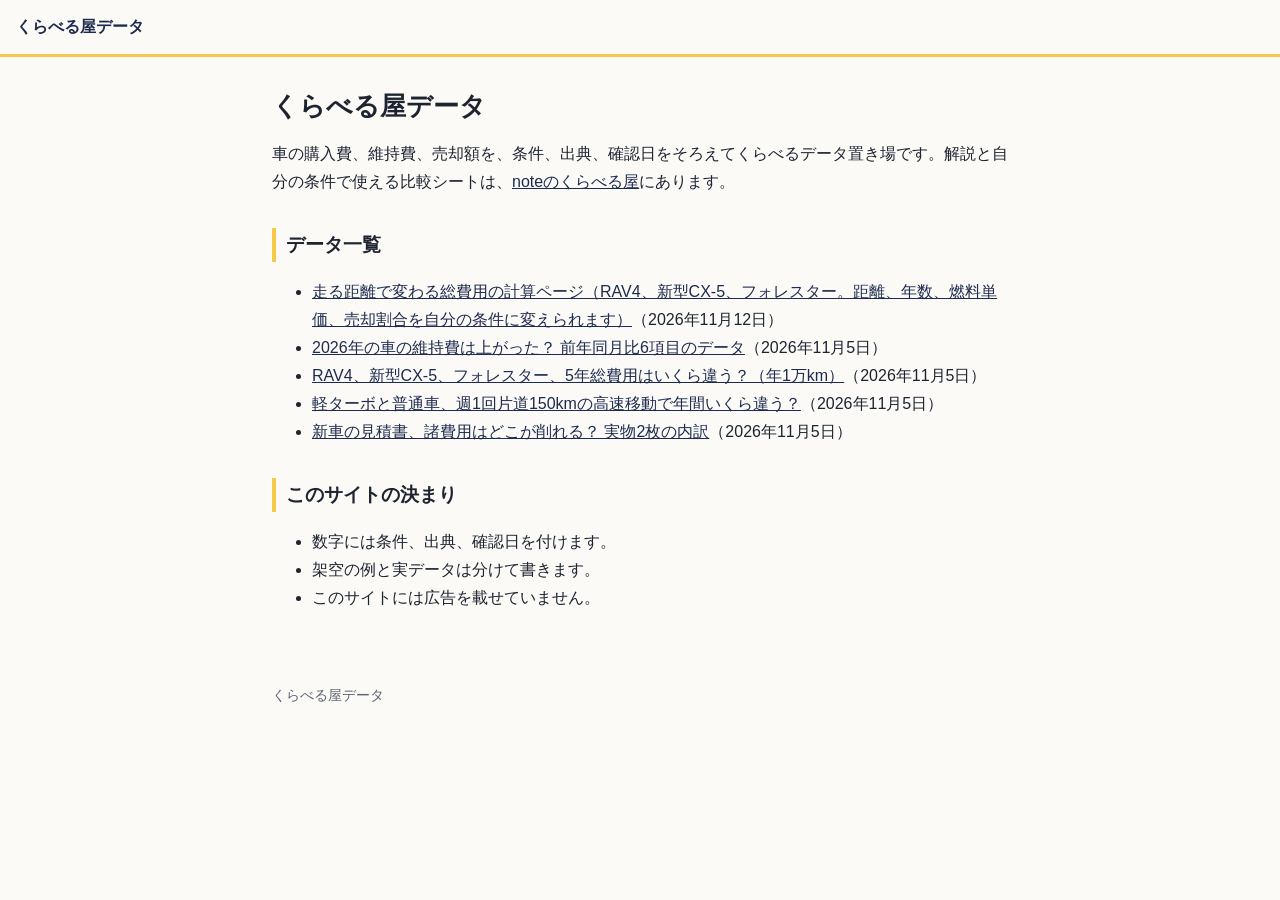
<file: index.html>
<!doctype html>
<html lang="ja"><head><meta charset="utf-8"><script async src="https://www.googletagmanager.com/gtag/js?id=G-XRHMNN09KC"></script><script>window.dataLayer=window.dataLayer||[];function gtag(){dataLayer.push(arguments);}gtag("js",new Date());gtag("config","G-XRHMNN09KC");</script><meta name="google-site-verification" content="5yon1lMADZ5RCiFw7zflJl9p7Au8b2heHBEm364FFbQ"><meta name="viewport" content="width=device-width,initial-scale=1">
<title>くらべる屋データ｜車のお金を条件をそろえてくらべる</title>
<meta name="description" content="車の購入費、維持費、売却額を、条件と出典と確認日をそろえてくらべるデータ置き場。解説はnoteのくらべる屋で。">
<link rel="stylesheet" href="style.css">
<script type="application/ld+json">{"@context":"https://schema.org","@type":"WebSite","name":"くらべる屋データ","url":"https://kuraberuya.com/","publisher":{"@type":"Organization","name":"くらべる屋","sameAs":["https://note.com/kuraberu_ya"]}}</script>
</head><body>
<header class="site"><a href="./">くらべる屋データ</a></header>
<main>
<h1>くらべる屋データ</h1>
<p>車の購入費、維持費、売却額を、条件、出典、確認日をそろえてくらべるデータ置き場です。解説と自分の条件で使える比較シートは、<a href="https://note.com/kuraberu_ya">noteのくらべる屋</a>にあります。</p>
<h2>データ一覧</h2>
<ul>
<li><a href="suv-5year-distance.html">走る距離で変わる総費用の計算ページ（RAV4、新型CX-5、フォレスター。距離、年数、燃料単価、売却割合を自分の条件に変えられます）</a>（2026年11月12日）</li>
<li><a href="car-maintenance-2026.html">2026年の車の維持費は上がった？ 前年同月比6項目のデータ</a>（2026年11月5日）</li>
<li><a href="suv-5year-rav4-cx5-forester.html">RAV4、新型CX-5、フォレスター、5年総費用はいくら違う？（年1万km）</a>（2026年11月5日）</li>
<li><a href="kei-vs-futsu-highway-weekly.html">軽ターボと普通車、週1回片道150kmの高速移動で年間いくら違う？</a>（2026年11月5日）</li>
<li><a href="new-car-quote-fees.html">新車の見積書、諸費用はどこが削れる？ 実物2枚の内訳</a>（2026年11月5日）</li>
</ul>
<h2>このサイトの決まり</h2>
<ul>
<li>数字には条件、出典、確認日を付けます。</li>
<li>架空の例と実データは分けて書きます。</li>
<li>このサイトには広告を載せていません。</li>
</ul>
</main>
<footer>くらべる屋データ</footer>
</body></html>
</file>
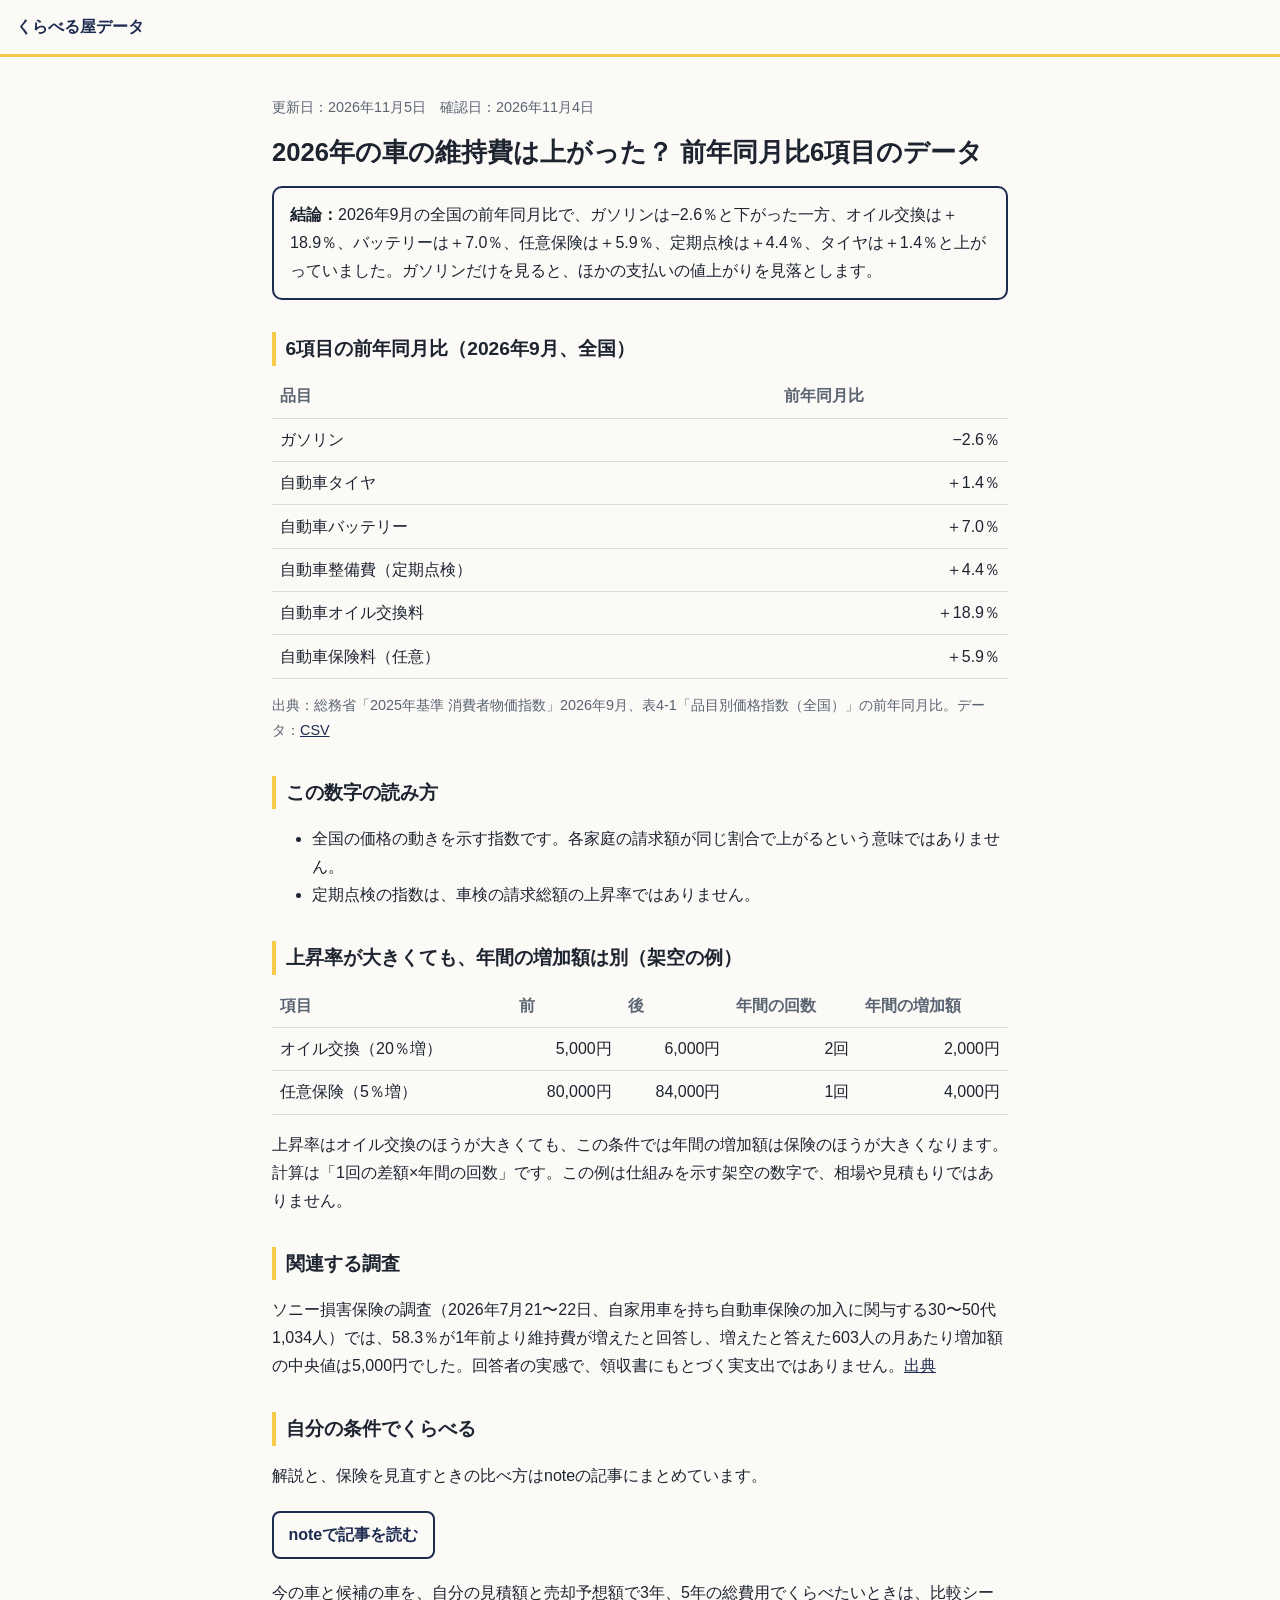
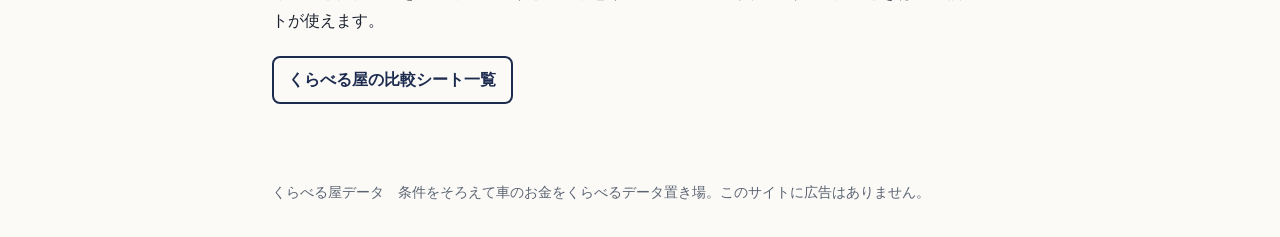
<file: car-maintenance-2026.html>
<!doctype html>
<html lang="ja"><head><meta charset="utf-8"><script async src="https://www.googletagmanager.com/gtag/js?id=G-XRHMNN09KC"></script><script>window.dataLayer=window.dataLayer||[];function gtag(){dataLayer.push(arguments);}gtag("js",new Date());gtag("config","G-XRHMNN09KC");</script><meta name="viewport" content="width=device-width,initial-scale=1">
<title>2026年の車の維持費は上がった？ 前年同月比6項目のデータ｜くらべる屋データ</title>
<meta name="description" content="総務省の消費者物価指数（2026年9月、全国）で、ガソリン、タイヤ、バッテリー、定期点検、オイル交換、任意保険の前年同月比をくらべる。ガソリンは−2.6％、オイル交換は＋18.9％。">
<link rel="stylesheet" href="style.css">
<link rel="canonical" href="https://kuraberuya.com/car-maintenance-2026.html">
<script type="application/ld+json">
{"@context":"https://schema.org","@graph":[
{"@type":"Article","headline":"2026年の車の維持費は上がった？ 前年同月比6項目のデータ","datePublished":"2026-11-05","dateModified":"2026-11-05","author":{"@type":"Organization","name":"くらべる屋"},"publisher":{"@type":"Organization","name":"くらべる屋"},"isBasedOn":"https://www.e-stat.go.jp/stat-search/files?layout=datalist&lid=000001491870&page=1","mainEntityOfPage":"https://kuraberuya.com/car-maintenance-2026.html"},
{"@type":"Dataset","name":"車の維持費に関わる6品目の前年同月比（2026年9月、全国）","description":"総務省 2025年基準 消費者物価指数、2026年9月、表4-1 品目別価格指数（全国）の前年同月比を、車の維持費に関わる6品目について抜き出したもの。","temporalCoverage":"2026-09","spatialCoverage":"日本","creator":{"@type":"Organization","name":"くらべる屋"},"license":"https://creativecommons.org/licenses/by/4.0/","distribution":{"@type":"DataDownload","encodingFormat":"text/csv","contentUrl":"https://kuraberuya.com/car-maintenance-2026-09.csv"},"isBasedOn":"https://www.e-stat.go.jp/stat-search/files?layout=datalist&lid=000001491870&page=1"}]}
</script>
</head><body>
<header class="site"><a href="./">くらべる屋データ</a></header>
<main>
<p class="meta">更新日：2026年11月5日　確認日：2026年11月4日</p>
<h1>2026年の車の維持費は上がった？ 前年同月比6項目のデータ</h1>
<div class="answer"><strong>結論：</strong>2026年9月の全国の前年同月比で、ガソリンは−2.6％と下がった一方、オイル交換は＋18.9％、バッテリーは＋7.0％、任意保険は＋5.9％、定期点検は＋4.4％、タイヤは＋1.4％と上がっていました。ガソリンだけを見ると、ほかの支払いの値上がりを見落とします。</div>

<h2>6項目の前年同月比（2026年9月、全国）</h2>
<div class="tbl"><table>
<thead><tr><th>品目</th><th>前年同月比</th></tr></thead>
<tbody>
<tr><td>ガソリン</td><td class="n">−2.6％</td></tr>
<tr><td>自動車タイヤ</td><td class="n">＋1.4％</td></tr>
<tr><td>自動車バッテリー</td><td class="n">＋7.0％</td></tr>
<tr><td>自動車整備費（定期点検）</td><td class="n">＋4.4％</td></tr>
<tr><td>自動車オイル交換料</td><td class="n">＋18.9％</td></tr>
<tr><td>自動車保険料（任意）</td><td class="n">＋5.9％</td></tr>
</tbody></table></div>
<p class="note">出典：総務省「2025年基準 消費者物価指数」2026年9月、表4-1「品目別価格指数（全国）」の前年同月比。データ：<a href="car-maintenance-2026-09.csv">CSV</a></p>

<h2>この数字の読み方</h2>
<ul>
<li>全国の価格の動きを示す指数です。各家庭の請求額が同じ割合で上がるという意味ではありません。</li>
<li>定期点検の指数は、車検の請求総額の上昇率ではありません。</li>
</ul>

<h2>上昇率が大きくても、年間の増加額は別（架空の例）</h2>
<div class="tbl"><table>
<thead><tr><th>項目</th><th>前</th><th>後</th><th>年間の回数</th><th>年間の増加額</th></tr></thead>
<tbody>
<tr><td>オイル交換（20％増）</td><td class="n">5,000円</td><td class="n">6,000円</td><td class="n">2回</td><td class="n">2,000円</td></tr>
<tr><td>任意保険（5％増）</td><td class="n">80,000円</td><td class="n">84,000円</td><td class="n">1回</td><td class="n">4,000円</td></tr>
</tbody></table></div>
<p>上昇率はオイル交換のほうが大きくても、この条件では年間の増加額は保険のほうが大きくなります。計算は「1回の差額×年間の回数」です。この例は仕組みを示す架空の数字で、相場や見積もりではありません。</p>

<h2>関連する調査</h2>
<p>ソニー損害保険の調査（2026年7月21〜22日、自家用車を持ち自動車保険の加入に関与する30〜50代1,034人）では、58.3％が1年前より維持費が増えたと回答し、増えたと答えた603人の月あたり増加額の中央値は5,000円でした。回答者の実感で、領収書にもとづく実支出ではありません。<a href="https://from.sonysonpo.co.jp/topics/pr/2026/09/20260924.html">出典</a></p>

<h2>自分の条件でくらべる</h2>
<p>解説と、保険を見直すときの比べ方はnoteの記事にまとめています。</p>
<p><a class="cta" href="https://note.com/kuraberu_ya/n/nf90e285f3479">noteで記事を読む</a></p>
<p>今の車と候補の車を、自分の見積額と売却予想額で3年、5年の総費用でくらべたいときは、比較シートが使えます。</p>
<p><a class="cta" href="https://note.com/kuraberu_ya/n/ncc43a4c5624d">くらべる屋の比較シート一覧</a></p>
</main>
<footer>くらべる屋データ　条件をそろえて車のお金をくらべるデータ置き場。このサイトに広告はありません。</footer>
</body></html>
</file>
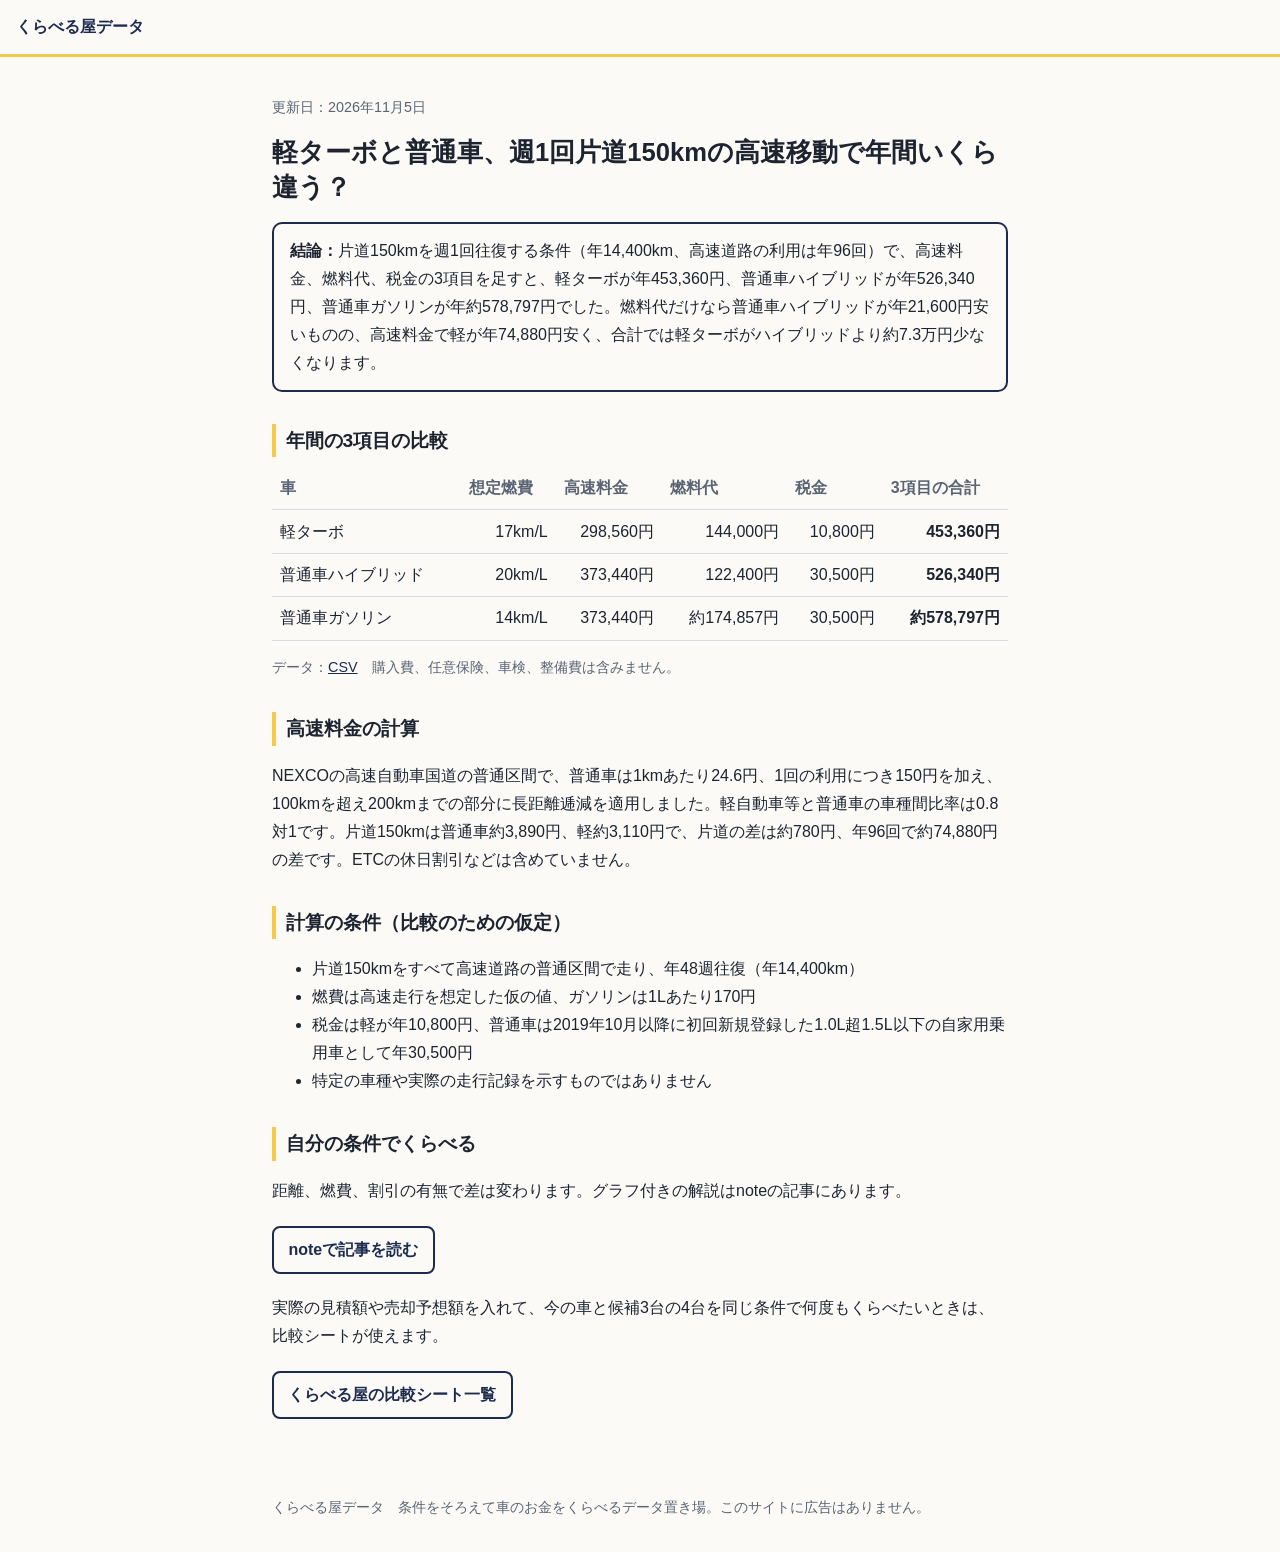
<file: kei-vs-futsu-highway-weekly.html>
<!doctype html>
<html lang="ja"><head><meta charset="utf-8"><script async src="https://www.googletagmanager.com/gtag/js?id=G-XRHMNN09KC"></script><script>window.dataLayer=window.dataLayer||[];function gtag(){dataLayer.push(arguments);}gtag("js",new Date());gtag("config","G-XRHMNN09KC");</script><meta name="viewport" content="width=device-width,initial-scale=1">
<title>軽ターボと普通車、週1回片道150kmの高速移動で年間いくら違う？｜くらべる屋データ</title>
<meta name="description" content="片道150kmを週1回往復（年14,400km、高速96回）する条件で、高速料金、燃料代、税金の3項目を足すと、軽ターボ年約45.3万円、普通車ハイブリッド約52.6万円、普通車ガソリン約57.9万円。軽ターボはハイブリッドより約7.3万円少ない。">
<link rel="stylesheet" href="style.css">
<link rel="canonical" href="https://kuraberuya.com/kei-vs-futsu-highway-weekly.html">
<script type="application/ld+json">{"@context": "https://schema.org", "@graph": [{"@type": "Article", "headline": "軽ターボと普通車、週1回片道150kmの高速移動で年間いくら違う？", "datePublished": "2026-11-05", "dateModified": "2026-11-05", "author": {"@type": "Organization", "name": "くらべる屋"}, "publisher": {"@type": "Organization", "name": "くらべる屋"}, "mainEntityOfPage": "https://kuraberuya.com/kei-vs-futsu-highway-weekly.html"}, {"@type": "Dataset", "name": "軽ターボと普通車、週1回片道150kmの高速移動で年間いくら違う？", "description": "NEXCOの普通区間の料金体系（普通車24.6円/km、利用1回150円、長距離逓減、軽は普通車の0.8倍）と、くらべる屋の比較用の仮定（年48週往復、燃費、ガソリン170円/L、税額）による年間比較。", "creator": {"@type": "Organization", "name": "くらべる屋"}, "license": "https://creativecommons.org/licenses/by/4.0/", "distribution": {"@type": "DataDownload", "encodingFormat": "text/csv", "contentUrl": "https://kuraberuya.com/kei-vs-futsu-highway-weekly.csv"}}]}</script>
</head><body>
<header class="site"><a href="./">くらべる屋データ</a></header>
<main>
<p class="meta">更新日：2026年11月5日</p>
<h1>軽ターボと普通車、週1回片道150kmの高速移動で年間いくら違う？</h1>
<div class="answer"><strong>結論：</strong>片道150kmを週1回往復する条件（年14,400km、高速道路の利用は年96回）で、高速料金、燃料代、税金の3項目を足すと、軽ターボが年453,360円、普通車ハイブリッドが年526,340円、普通車ガソリンが年約578,797円でした。燃料代だけなら普通車ハイブリッドが年21,600円安いものの、高速料金で軽が年74,880円安く、合計では軽ターボがハイブリッドより約7.3万円少なくなります。</div>
<h2>年間の3項目の比較</h2>
<div class="tbl"><table>
<thead><tr><th>車</th><th>想定燃費</th><th>高速料金</th><th>燃料代</th><th>税金</th><th>3項目の合計</th></tr></thead>
<tbody>
<tr><td>軽ターボ</td><td class="n">17km/L</td><td class="n">298,560円</td><td class="n">144,000円</td><td class="n">10,800円</td><td class="n"><strong>453,360円</strong></td></tr>
<tr><td>普通車ハイブリッド</td><td class="n">20km/L</td><td class="n">373,440円</td><td class="n">122,400円</td><td class="n">30,500円</td><td class="n"><strong>526,340円</strong></td></tr>
<tr><td>普通車ガソリン</td><td class="n">14km/L</td><td class="n">373,440円</td><td class="n">約174,857円</td><td class="n">30,500円</td><td class="n"><strong>約578,797円</strong></td></tr>
</tbody></table></div>
<p class="note">データ：<a href="kei-vs-futsu-highway-weekly.csv">CSV</a>　購入費、任意保険、車検、整備費は含みません。</p>
<h2>高速料金の計算</h2>
<p>NEXCOの高速自動車国道の普通区間で、普通車は1kmあたり24.6円、1回の利用につき150円を加え、100kmを超え200kmまでの部分に長距離逓減を適用しました。軽自動車等と普通車の車種間比率は0.8対1です。片道150kmは普通車約3,890円、軽約3,110円で、片道の差は約780円、年96回で約74,880円の差です。ETCの休日割引などは含めていません。</p>
<h2>計算の条件（比較のための仮定）</h2>
<ul>
<li>片道150kmをすべて高速道路の普通区間で走り、年48週往復（年14,400km）</li>
<li>燃費は高速走行を想定した仮の値、ガソリンは1Lあたり170円</li>
<li>税金は軽が年10,800円、普通車は2019年10月以降に初回新規登録した1.0L超1.5L以下の自家用乗用車として年30,500円</li>
<li>特定の車種や実際の走行記録を示すものではありません</li>
</ul>
<h2>自分の条件でくらべる</h2>
<p>距離、燃費、割引の有無で差は変わります。グラフ付きの解説はnoteの記事にあります。</p>
<p><a class="cta" href="https://note.com/kuraberu_ya/n/n85351ab54e43">noteで記事を読む</a></p>
<p>実際の見積額や売却予想額を入れて、今の車と候補3台の4台を同じ条件で何度もくらべたいときは、比較シートが使えます。</p>
<p><a class="cta" href="https://note.com/kuraberu_ya/n/ncc43a4c5624d">くらべる屋の比較シート一覧</a></p>
</main>
<footer>くらべる屋データ　条件をそろえて車のお金をくらべるデータ置き場。このサイトに広告はありません。</footer>
</body></html>
</file>
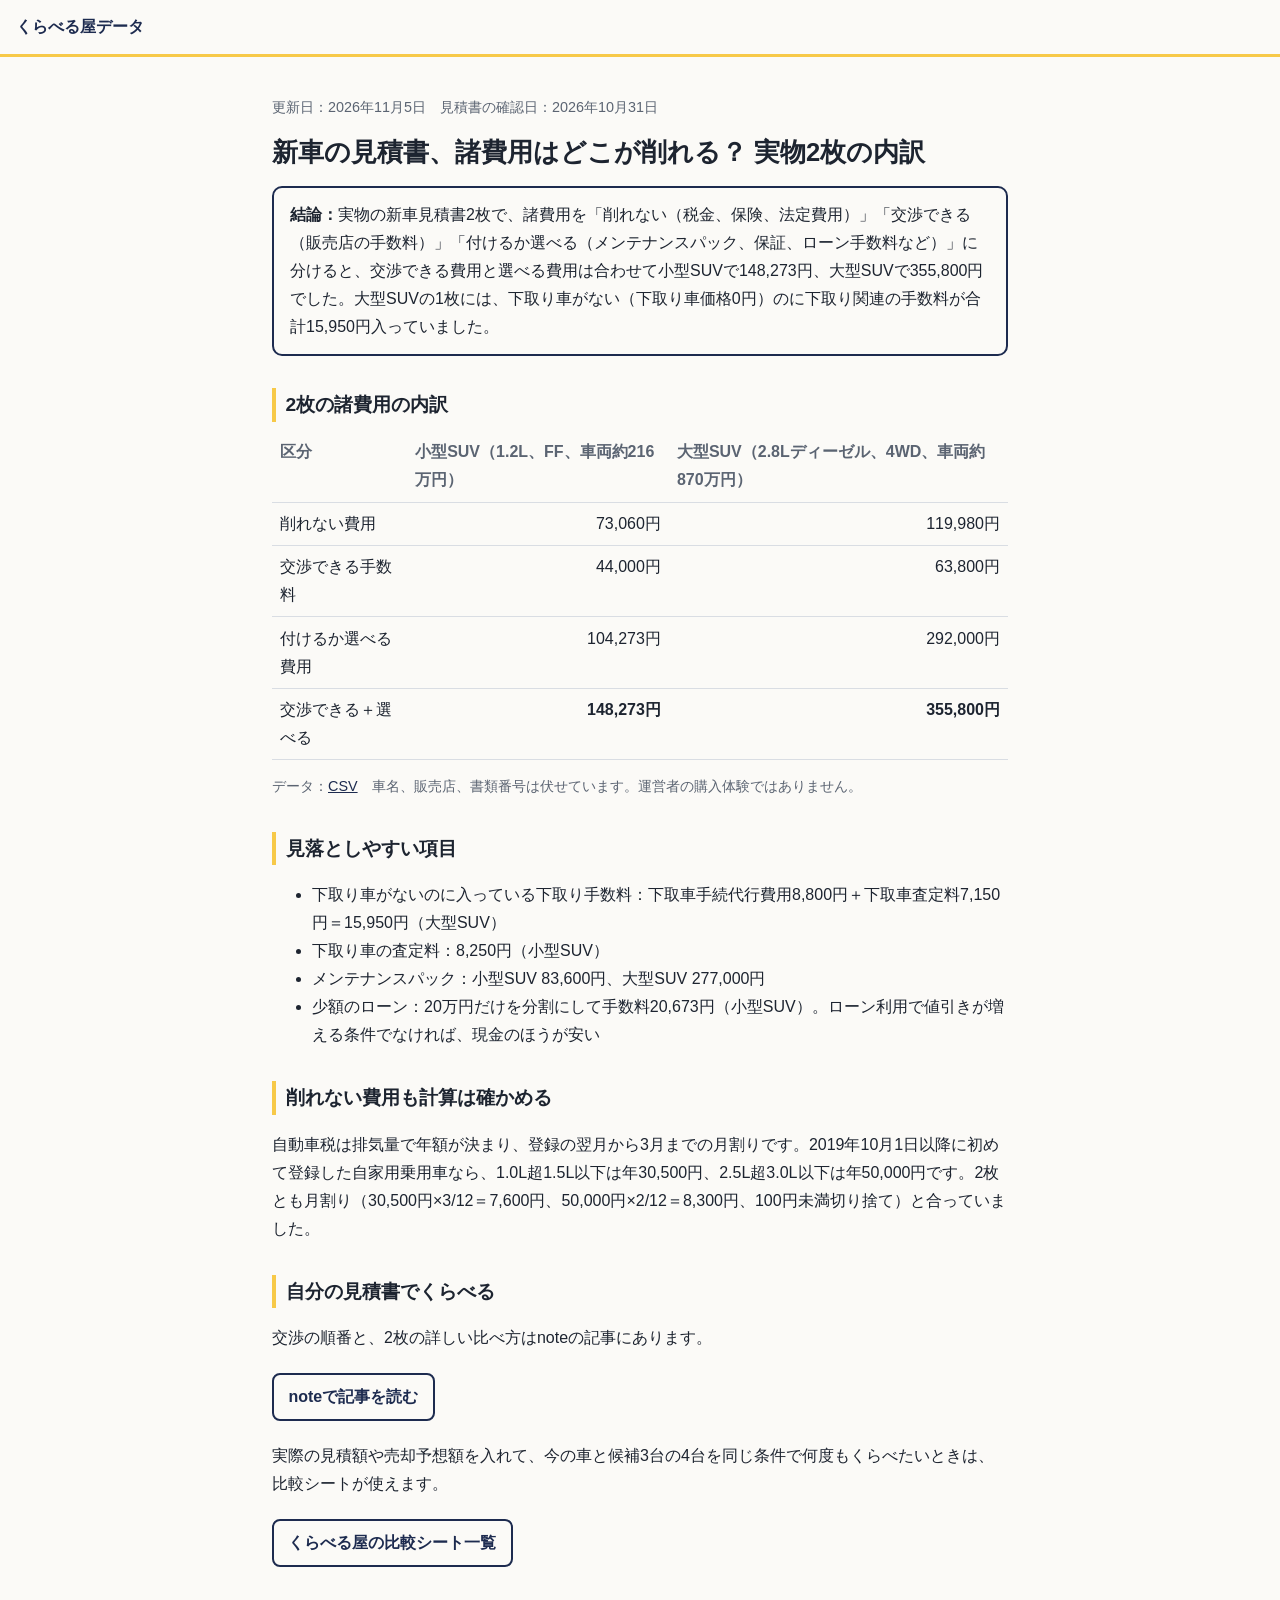
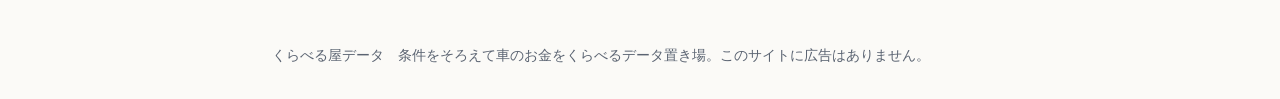
<file: new-car-quote-fees.html>
<!doctype html>
<html lang="ja"><head><meta charset="utf-8"><script async src="https://www.googletagmanager.com/gtag/js?id=G-XRHMNN09KC"></script><script>window.dataLayer=window.dataLayer||[];function gtag(){dataLayer.push(arguments);}gtag("js",new Date());gtag("config","G-XRHMNN09KC");</script><meta name="viewport" content="width=device-width,initial-scale=1">
<title>新車の見積書、諸費用はどこが削れる？ 実物2枚の内訳｜くらべる屋データ</title>
<meta name="description" content="実物の新車見積書2枚（小型SUVと大型SUV）の諸費用を、削れない費用、交渉できる手数料、付けるか選べる費用に分けると、交渉できる費用と選べる費用は合わせて約15万〜36万円。下取り車がないのに下取り手数料15,950円が入っていた例も。">
<link rel="stylesheet" href="style.css">
<link rel="canonical" href="https://kuraberuya.com/new-car-quote-fees.html">
<script type="application/ld+json">{"@context": "https://schema.org", "@graph": [{"@type": "Article", "headline": "新車の見積書、諸費用はどこが削れる？ 実物2枚の内訳", "datePublished": "2026-11-05", "dateModified": "2026-11-05", "author": {"@type": "Organization", "name": "くらべる屋"}, "publisher": {"@type": "Organization", "name": "くらべる屋"}, "mainEntityOfPage": "https://kuraberuya.com/new-car-quote-fees.html"}, {"@type": "Dataset", "name": "新車の見積書、諸費用はどこが削れる？ 実物2枚の内訳", "description": "実物の新車見積書2枚（車名、販売店は非公開）の諸費用を3区分に分けた集計。", "creator": {"@type": "Organization", "name": "くらべる屋"}, "license": "https://creativecommons.org/licenses/by/4.0/", "distribution": {"@type": "DataDownload", "encodingFormat": "text/csv", "contentUrl": "https://kuraberuya.com/new-car-quote-fees.csv"}}]}</script>
</head><body>
<header class="site"><a href="./">くらべる屋データ</a></header>
<main>
<p class="meta">更新日：2026年11月5日　見積書の確認日：2026年10月31日</p>
<h1>新車の見積書、諸費用はどこが削れる？ 実物2枚の内訳</h1>
<div class="answer"><strong>結論：</strong>実物の新車見積書2枚で、諸費用を「削れない（税金、保険、法定費用）」「交渉できる（販売店の手数料）」「付けるか選べる（メンテナンスパック、保証、ローン手数料など）」に分けると、交渉できる費用と選べる費用は合わせて小型SUVで148,273円、大型SUVで355,800円でした。大型SUVの1枚には、下取り車がない（下取り車価格0円）のに下取り関連の手数料が合計15,950円入っていました。</div>
<h2>2枚の諸費用の内訳</h2>
<div class="tbl"><table>
<thead><tr><th>区分</th><th>小型SUV（1.2L、FF、車両約216万円）</th><th>大型SUV（2.8Lディーゼル、4WD、車両約870万円）</th></tr></thead>
<tbody>
<tr><td>削れない費用</td><td class="n">73,060円</td><td class="n">119,980円</td></tr>
<tr><td>交渉できる手数料</td><td class="n">44,000円</td><td class="n">63,800円</td></tr>
<tr><td>付けるか選べる費用</td><td class="n">104,273円</td><td class="n">292,000円</td></tr>
<tr><td>交渉できる＋選べる</td><td class="n"><strong>148,273円</strong></td><td class="n"><strong>355,800円</strong></td></tr>
</tbody></table></div>
<p class="note">データ：<a href="new-car-quote-fees.csv">CSV</a>　車名、販売店、書類番号は伏せています。運営者の購入体験ではありません。</p>
<h2>見落としやすい項目</h2>
<ul>
<li>下取り車がないのに入っている下取り手数料：下取車手続代行費用8,800円＋下取車査定料7,150円＝15,950円（大型SUV）</li>
<li>下取り車の査定料：8,250円（小型SUV）</li>
<li>メンテナンスパック：小型SUV 83,600円、大型SUV 277,000円</li>
<li>少額のローン：20万円だけを分割にして手数料20,673円（小型SUV）。ローン利用で値引きが増える条件でなければ、現金のほうが安い</li>
</ul>
<h2>削れない費用も計算は確かめる</h2>
<p>自動車税は排気量で年額が決まり、登録の翌月から3月までの月割りです。2019年10月1日以降に初めて登録した自家用乗用車なら、1.0L超1.5L以下は年30,500円、2.5L超3.0L以下は年50,000円です。2枚とも月割り（30,500円×3/12＝7,600円、50,000円×2/12＝8,300円、100円未満切り捨て）と合っていました。</p>
<h2>自分の見積書でくらべる</h2>
<p>交渉の順番と、2枚の詳しい比べ方はnoteの記事にあります。</p>
<p><a class="cta" href="https://note.com/kuraberu_ya/n/n68f2a3f9d3a2">noteで記事を読む</a></p>
<p>実際の見積額や売却予想額を入れて、今の車と候補3台の4台を同じ条件で何度もくらべたいときは、比較シートが使えます。</p>
<p><a class="cta" href="https://note.com/kuraberu_ya/n/ncc43a4c5624d">くらべる屋の比較シート一覧</a></p>
</main>
<footer>くらべる屋データ　条件をそろえて車のお金をくらべるデータ置き場。このサイトに広告はありません。</footer>
</body></html>
</file>
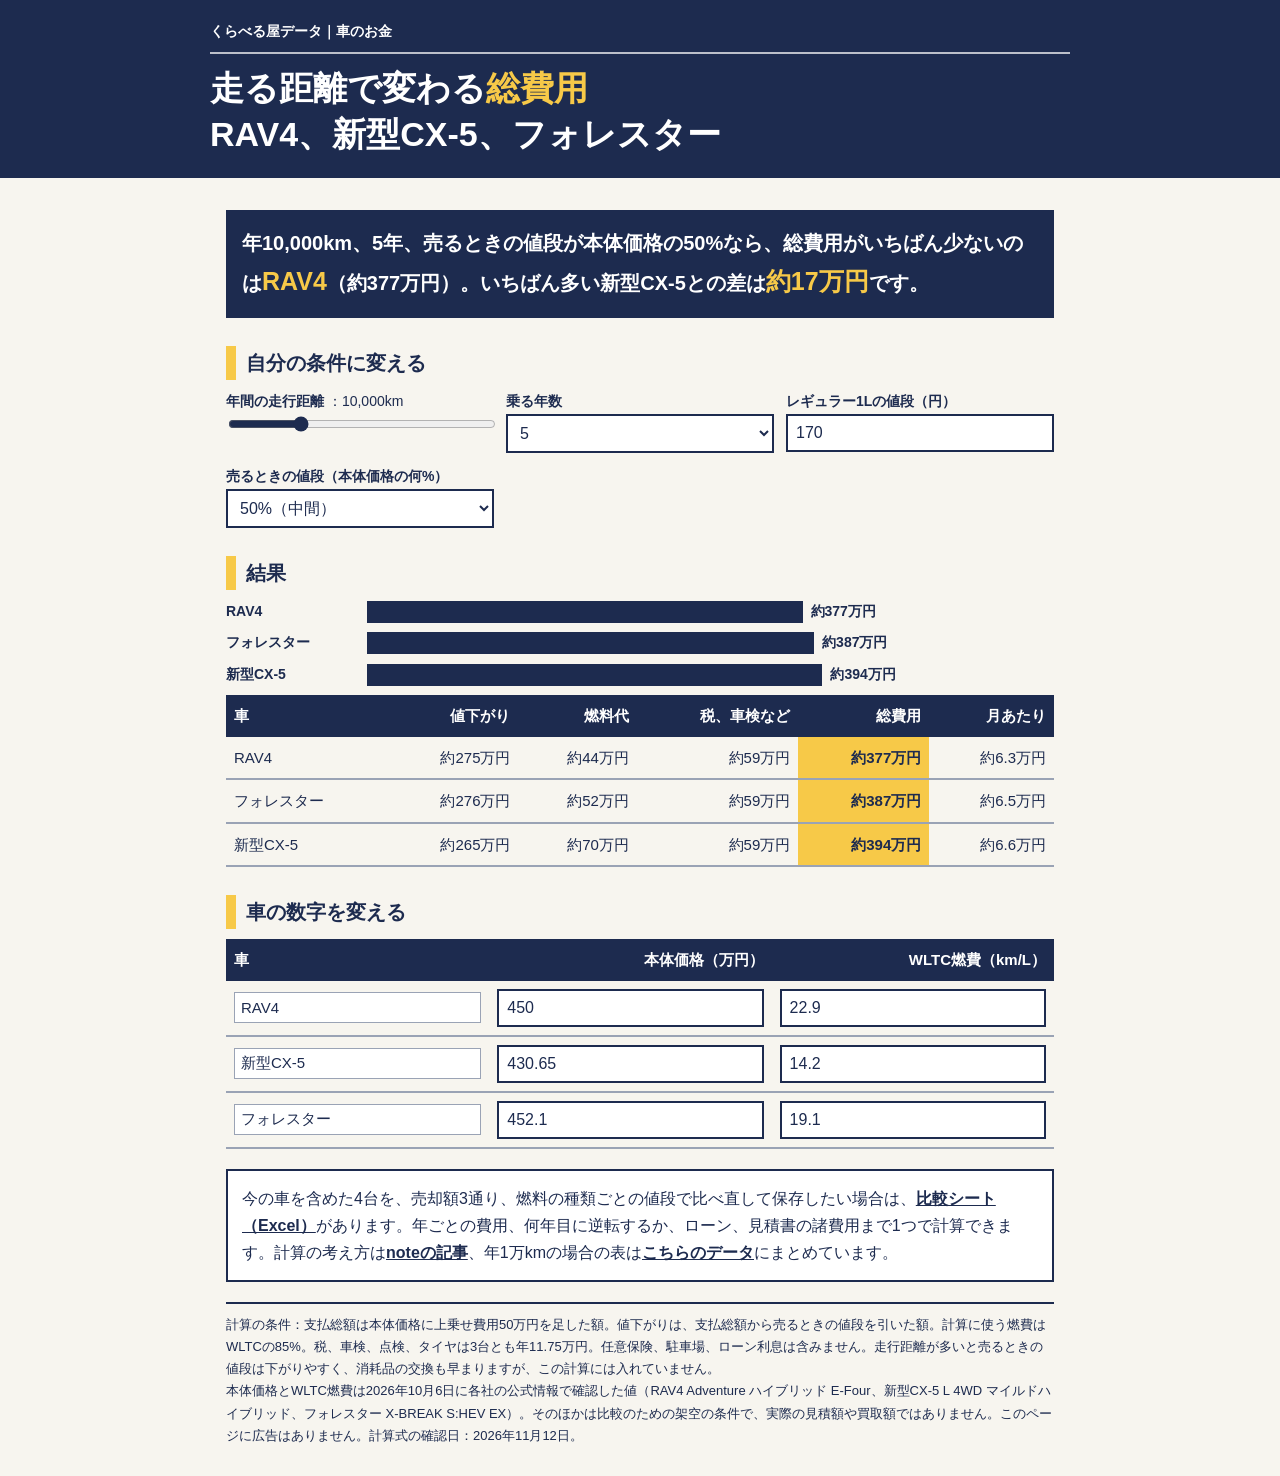
<file: suv-5year-distance.html>
<!doctype html>
<html lang="ja"><head><meta charset="utf-8"><script async src="https://www.googletagmanager.com/gtag/js?id=G-XRHMNN09KC"></script><script>window.dataLayer=window.dataLayer||[];function gtag(){dataLayer.push(arguments);}gtag("js",new Date());gtag("config","G-XRHMNN09KC");</script><meta name="viewport" content="width=device-width,initial-scale=1">
<title>走る距離で変わる5年総費用｜RAV4、新型CX-5、フォレスター｜くらべる屋</title>
<link rel="canonical" href="https://kuraberuya.com/suv-5year-distance.html">
<meta name="description" content="年間の走行距離、年数、燃料単価、売却割合を自分の条件に変えて、RAV4、新型CX-5、フォレスターの総費用の差を計算できます。数字は架空の条件です。">
<style>
:root{--navy:#1d2b4f;--yellow:#f7c948;--cream:#f7f5ef;--line:#9aa3b5}
*{box-sizing:border-box}body{margin:0;background:var(--cream);color:var(--navy);font-family:"Noto Sans JP","Hiragino Kaku Gothic ProN","Yu Gothic",Meiryo,sans-serif;line-height:1.7}
header{background:var(--navy);color:#fff;padding:20px 16px}header .in,main{max-width:860px;margin:0 auto}
.brand{font-weight:700;font-size:14px;border-bottom:2px solid rgba(255,255,255,.7);padding-bottom:8px;margin-bottom:12px}
h1{font-size:clamp(22px,5vw,34px);line-height:1.35;margin:0;font-weight:900}h1 b{color:var(--yellow)}
main{padding:16px}h2{font-size:20px;font-weight:900;margin:28px 0 10px;border-left:10px solid var(--yellow);padding-left:10px}
.ans{background:var(--navy);color:#fff;padding:16px;margin:16px 0;font-weight:700;font-size:clamp(16px,3.6vw,20px)}.ans b{color:var(--yellow);font-size:1.25em}
.grid{display:grid;grid-template-columns:repeat(auto-fit,minmax(230px,1fr));gap:12px}
label{display:block;font-weight:700;font-size:14px}label span{font-weight:500}
input[type=number],select{width:100%;padding:8px;font-size:16px;border:2px solid var(--navy);background:#fff;color:var(--navy);font-family:inherit}
input[type=range]{width:100%;accent-color:var(--navy)}
.tw{overflow-x:auto}table{border-collapse:collapse;width:100%;min-width:560px;font-size:15px;font-variant-numeric:tabular-nums}
th{background:var(--navy);color:#fff;padding:8px;text-align:right;font-weight:700}th:first-child,td:first-child{text-align:left}
td{padding:8px;border-bottom:2px solid var(--line);text-align:right}td.t{background:var(--yellow);font-weight:900}
td input{width:100%;min-width:84px;padding:6px;font-size:15px;border:1px solid var(--line);font-family:inherit;color:var(--navy)}
.bar{display:flex;align-items:center;gap:8px;margin:8px 0;font-weight:700;font-size:14px}.bar .n{width:9.5em;flex:none}.bar .b{height:22px;background:var(--navy)}.bar .v{white-space:nowrap}
.note{font-size:13px;font-weight:500;border-top:2px solid var(--navy);padding-top:10px;margin-top:20px}
.cta{background:#fff;border:2px solid var(--navy);padding:14px;margin:20px 0}.cta a{color:var(--navy);font-weight:900}
</style></head><body>
<header><div class="in"><div class="brand"><a href="./" style="color:#fff;text-decoration:none">くらべる屋データ</a>｜車のお金</div><h1>走る距離で変わる<b>総費用</b><br>RAV4、新型CX-5、フォレスター</h1></div></header>
<main>
<div class="ans" id="ans" aria-live="polite"></div>
<h2>自分の条件に変える</h2>
<div class="grid">
<label>年間の走行距離 <span id="kmv"></span><input id="km" type="range" min="3000" max="30000" step="1000" value="10000"></label>
<label>乗る年数<select id="yr"><option>3</option><option selected>5</option><option>7</option></select></label>
<label>レギュラー1Lの値段（円）<input id="gas" type="number" value="170" min="100" max="300"></label>
<label>売るときの値段（本体価格の何%）<select id="rs"><option value="40">40%（低め）</option><option value="50" selected>50%（中間）</option><option value="60">60%（高め）</option></select></label>
</div>
<h2>結果</h2>
<div id="bars"></div>
<div class="tw"><table><thead><tr><th>車</th><th>値下がり</th><th>燃料代</th><th>税、車検など</th><th>総費用</th><th>月あたり</th></tr></thead><tbody id="tb"></tbody></table></div>
<h2>車の数字を変える</h2>
<div class="tw"><table><thead><tr><th>車</th><th>本体価格（万円）</th><th>WLTC燃費（km/L）</th></tr></thead><tbody id="cars"></tbody></table></div>
<div class="cta">今の車を含めた4台を、売却額3通り、燃料の種類ごとの値段で比べ直して保存したい場合は、<a href="https://note.com/kuraberu_ya/n/ne47ddcb88bda">比較シート（Excel）</a>があります。年ごとの費用、何年目に逆転するか、ローン、見積書の諸費用まで1つで計算できます。計算の考え方は<a href="https://note.com/kuraberu_ya/n/n95bce5a6941e">noteの記事</a>、年1万kmの場合の表は<a href="suv-5year-rav4-cx5-forester.html">こちらのデータ</a>にまとめています。</div>
<p class="note">計算の条件：支払総額は本体価格に上乗せ費用50万円を足した額。値下がりは、支払総額から売るときの値段を引いた額。計算に使う燃費はWLTCの85%。税、車検、点検、タイヤは3台とも年11.75万円。任意保険、駐車場、ローン利息は含みません。走行距離が多いと売るときの値段は下がりやすく、消耗品の交換も早まりますが、この計算には入れていません。<br>本体価格とWLTC燃費は2026年10月6日に各社の公式情報で確認した値（RAV4 Adventure ハイブリッド E-Four、新型CX-5 L 4WD マイルドハイブリッド、フォレスター X-BREAK S:HEV EX）。そのほかは比較のための架空の条件で、実際の見積額や買取額ではありません。このページに広告はありません。計算式の確認日：2026年11月12日。</p>
</main>
<script>
const cars=[{n:"RAV4",p:450,f:22.9},{n:"新型CX-5",p:430.65,f:14.2},{n:"フォレスター",p:452.1,f:19.1}];
const $=id=>document.getElementById(id),man=v=>"約"+Math.round(v).toLocaleString("ja-JP")+"万円";
function calc(c,km,yr,gas,rs){const paid=c.p+50,dep=paid-c.p*rs/100,fuel=km*yr/(c.f*0.85)*gas/10000,mt=11.75*yr;return{dep,fuel,mt,tot:dep+fuel+mt}}
function draw(){
 const km=+$("km").value,yr=+$("yr").value,gas=+$("gas").value||170,rs=+$("rs").value;
 $("kmv").textContent="："+km.toLocaleString("ja-JP")+"km";
 const r=cars.map(c=>({c,...calc(c,km,yr,gas,rs)})).filter(x=>x.c.p>0&&x.c.f>0).sort((a,b)=>a.tot-b.tot);
 if(!r.length)return;
 const lo=r[0],hi=r[r.length-1],mx=hi.tot;
 $("ans").innerHTML="年"+km.toLocaleString("ja-JP")+"km、"+yr+"年、売るときの値段が本体価格の"+rs+"%なら、総費用がいちばん少ないのは<b>"+lo.c.n+"</b>（"+man(lo.tot)+"）。いちばん多い"+hi.c.n+"との差は<b>"+man(hi.tot-lo.tot)+"</b>です。";
 $("bars").innerHTML=r.map(x=>'<div class="bar"><span class="n">'+x.c.n+'</span><span class="b" style="width:'+(x.tot/mx*55).toFixed(1)+'%"></span><span class="v">'+man(x.tot)+'</span></div>').join("");
 $("tb").innerHTML=r.map(x=>"<tr><td>"+x.c.n+"</td><td>"+man(x.dep)+"</td><td>"+man(x.fuel)+"</td><td>"+man(x.mt)+'</td><td class="t">'+man(x.tot)+"</td><td>約"+(x.tot/(yr*12)).toFixed(1)+"万円</td></tr>").join("");
}
$("cars").innerHTML=cars.map((c,i)=>'<tr><td><input aria-label="車名" data-i="'+i+'" data-k="n" value="'+c.n+'"></td><td><input aria-label="本体価格" type="number" step="0.1" data-i="'+i+'" data-k="p" value="'+c.p+'"></td><td><input aria-label="燃費" type="number" step="0.1" data-i="'+i+'" data-k="f" value="'+c.f+'"></td></tr>').join("");
document.addEventListener("input",e=>{const t=e.target;if(t.dataset&&t.dataset.k){cars[+t.dataset.i][t.dataset.k]=t.dataset.k==="n"?t.value:+t.value}draw()});
draw();
</script></body></html>
</file>
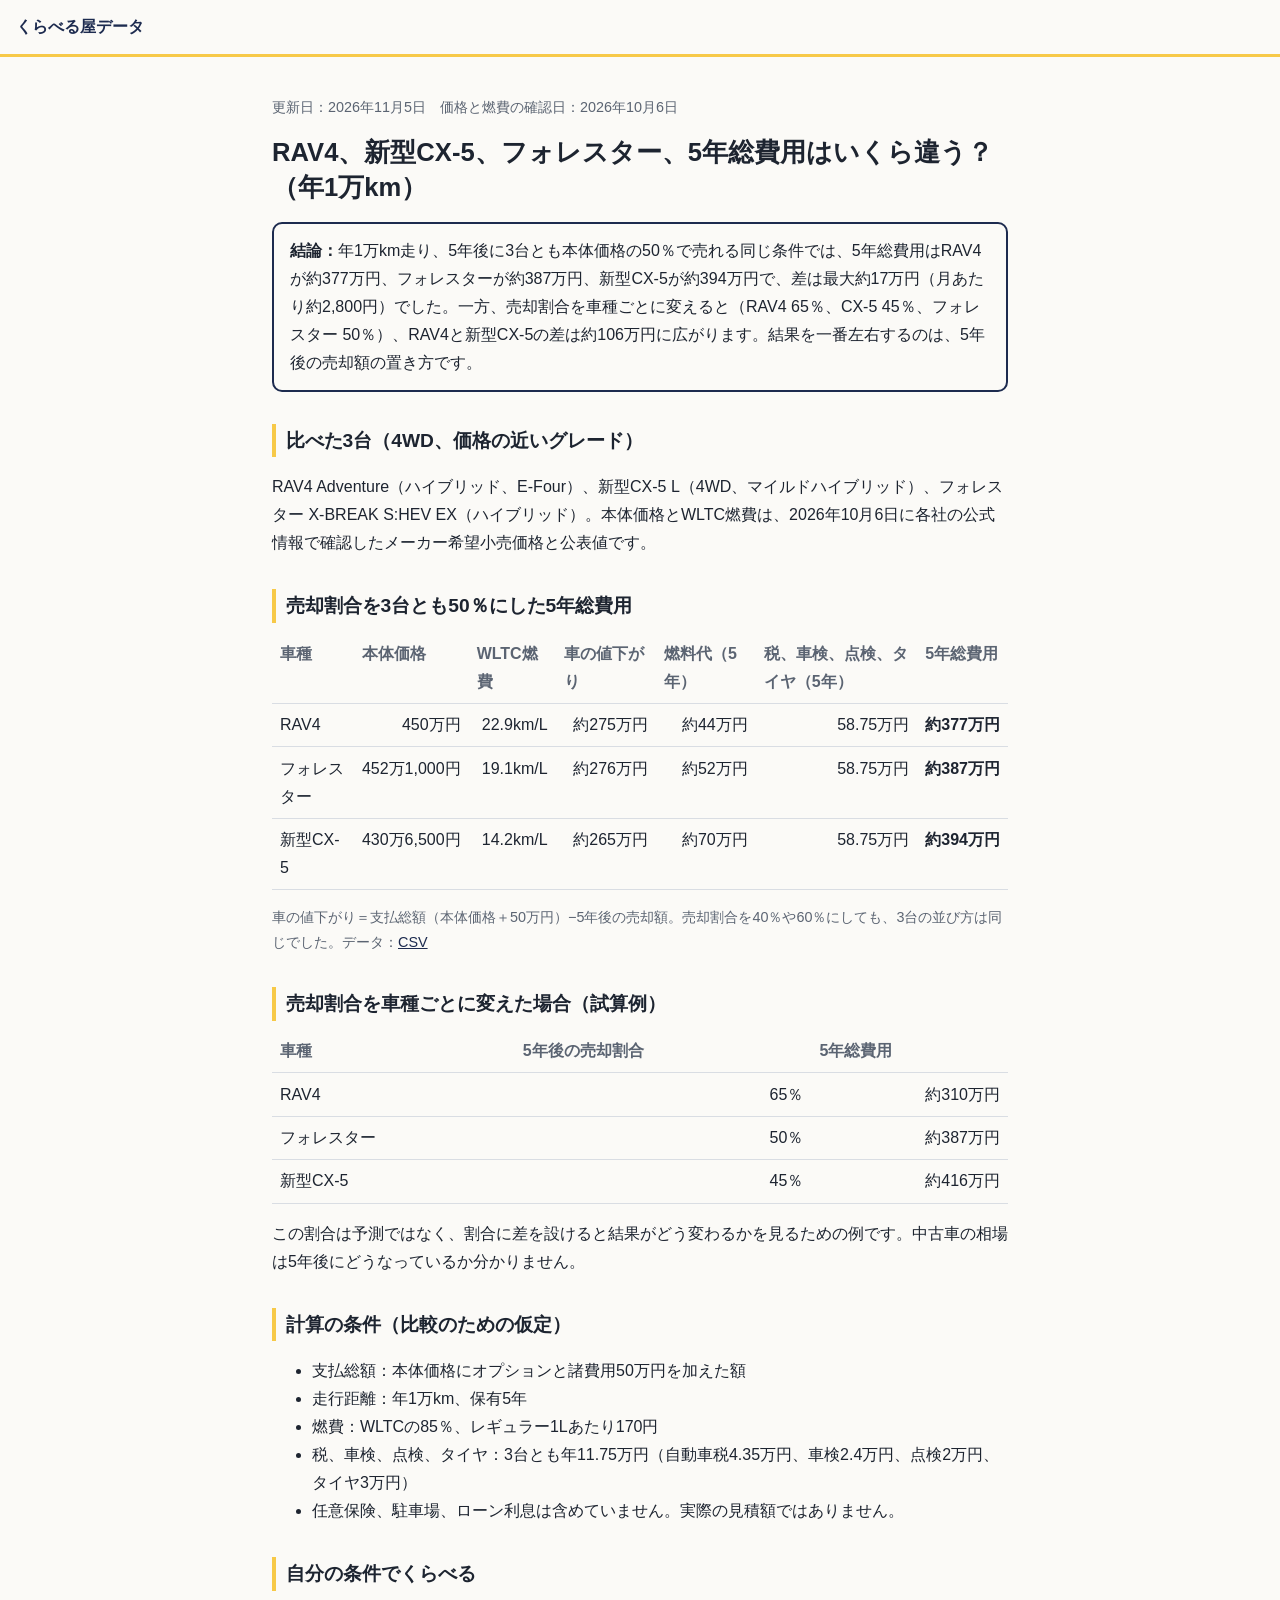
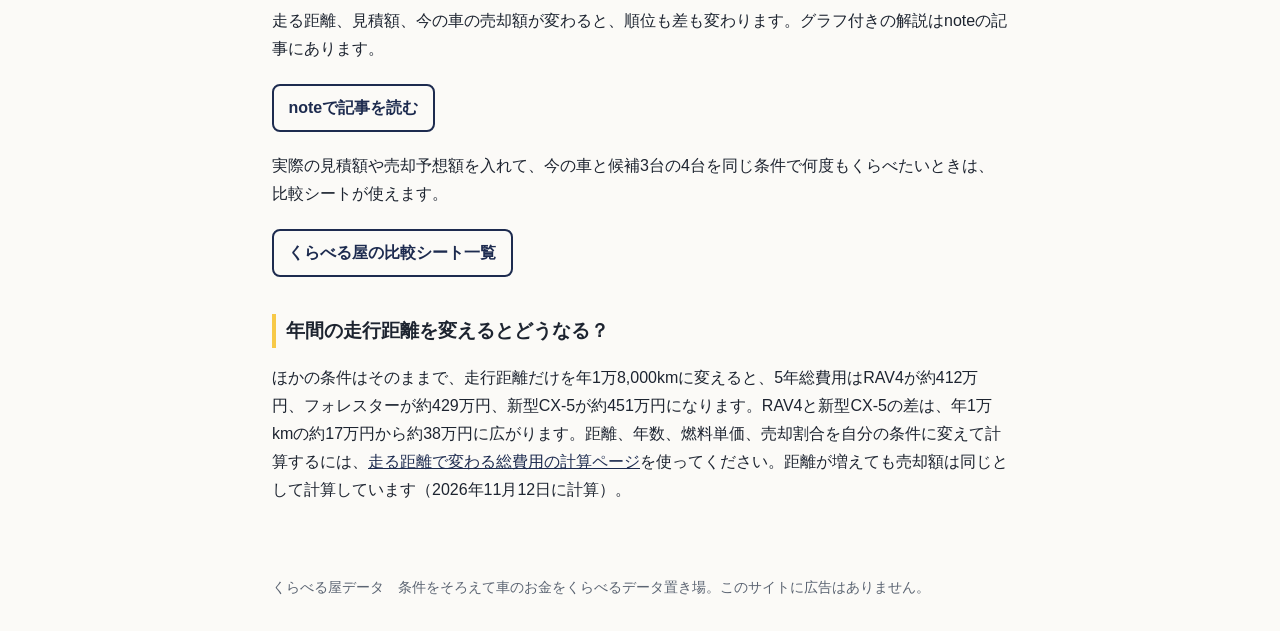
<file: suv-5year-rav4-cx5-forester.html>
<!doctype html>
<html lang="ja"><head><meta charset="utf-8"><script async src="https://www.googletagmanager.com/gtag/js?id=G-XRHMNN09KC"></script><script>window.dataLayer=window.dataLayer||[];function gtag(){dataLayer.push(arguments);}gtag("js",new Date());gtag("config","G-XRHMNN09KC");</script><meta name="viewport" content="width=device-width,initial-scale=1">
<title>RAV4、新型CX-5、フォレスター、5年総費用はいくら違う？（年1万km）｜くらべる屋データ</title>
<meta name="description" content="RAV4、新型CX-5、フォレスターの5年総費用を、年1万km、売却割合50％の同じ条件でくらべると、RAV4約377万円、フォレスター約387万円、新型CX-5約394万円。差は最大約17万円。売却割合を車種ごとに変えると差は約106万円に広がる。">
<link rel="stylesheet" href="style.css">
<link rel="canonical" href="https://kuraberuya.com/suv-5year-rav4-cx5-forester.html">
<script type="application/ld+json">
{"@context":"https://schema.org","@graph":[
{"@type":"Article","headline":"RAV4、新型CX-5、フォレスター、5年総費用はいくら違う？（年1万km）","datePublished":"2026-11-05","dateModified":"2026-11-05","author":{"@type":"Organization","name":"くらべる屋"},"publisher":{"@type":"Organization","name":"くらべる屋"},"mainEntityOfPage":"https://kuraberuya.com/suv-5year-rav4-cx5-forester.html"},
{"@type":"Dataset","name":"RAV4、新型CX-5、フォレスターの5年総費用の試算（年1万km）","description":"メーカー公表の本体価格とWLTC燃費（2026年10月6日確認）に、くらべる屋の比較用の仮定（諸費用50万円、年1万km、燃費はWLTCの85％、レギュラー170円/L、税車検点検タイヤ年11.75万円、5年後の売却割合）を当てはめた試算。","temporalCoverage":"2026-10/2031-10","creator":{"@type":"Organization","name":"くらべる屋"},"license":"https://creativecommons.org/licenses/by/4.0/","distribution":{"@type":"DataDownload","encodingFormat":"text/csv","contentUrl":"https://kuraberuya.com/suv-5year-2026.csv"}}]}
</script>
</head><body>
<header class="site"><a href="./">くらべる屋データ</a></header>
<main>
<p class="meta">更新日：2026年11月5日　価格と燃費の確認日：2026年10月6日</p>
<h1>RAV4、新型CX-5、フォレスター、5年総費用はいくら違う？（年1万km）</h1>
<div class="answer"><strong>結論：</strong>年1万km走り、5年後に3台とも本体価格の50％で売れる同じ条件では、5年総費用はRAV4が約377万円、フォレスターが約387万円、新型CX-5が約394万円で、差は最大約17万円（月あたり約2,800円）でした。一方、売却割合を車種ごとに変えると（RAV4 65％、CX-5 45％、フォレスター 50％）、RAV4と新型CX-5の差は約106万円に広がります。結果を一番左右するのは、5年後の売却額の置き方です。</div>

<h2>比べた3台（4WD、価格の近いグレード）</h2>
<p>RAV4 Adventure（ハイブリッド、E-Four）、新型CX-5 L（4WD、マイルドハイブリッド）、フォレスター X-BREAK S:HEV EX（ハイブリッド）。本体価格とWLTC燃費は、2026年10月6日に各社の公式情報で確認したメーカー希望小売価格と公表値です。</p>

<h2>売却割合を3台とも50％にした5年総費用</h2>
<div class="tbl"><table>
<thead><tr><th>車種</th><th>本体価格</th><th>WLTC燃費</th><th>車の値下がり</th><th>燃料代（5年）</th><th>税、車検、点検、タイヤ（5年）</th><th>5年総費用</th></tr></thead>
<tbody><tr><td>RAV4</td><td class="n">450万円</td><td class="n">22.9km/L</td><td class="n">約275万円</td><td class="n">約44万円</td><td class="n">58.75万円</td><td class="n"><strong>約377万円</strong></td></tr><tr><td>フォレスター</td><td class="n">452万1,000円</td><td class="n">19.1km/L</td><td class="n">約276万円</td><td class="n">約52万円</td><td class="n">58.75万円</td><td class="n"><strong>約387万円</strong></td></tr><tr><td>新型CX-5</td><td class="n">430万6,500円</td><td class="n">14.2km/L</td><td class="n">約265万円</td><td class="n">約70万円</td><td class="n">58.75万円</td><td class="n"><strong>約394万円</strong></td></tr></tbody></table></div>
<p class="note">車の値下がり＝支払総額（本体価格＋50万円）−5年後の売却額。売却割合を40％や60％にしても、3台の並び方は同じでした。データ：<a href="suv-5year-2026.csv">CSV</a></p>

<h2>売却割合を車種ごとに変えた場合（試算例）</h2>
<div class="tbl"><table>
<thead><tr><th>車種</th><th>5年後の売却割合</th><th>5年総費用</th></tr></thead>
<tbody><tr><td>RAV4</td><td class="n">65％</td><td class="n">約310万円</td></tr><tr><td>フォレスター</td><td class="n">50％</td><td class="n">約387万円</td></tr><tr><td>新型CX-5</td><td class="n">45％</td><td class="n">約416万円</td></tr></tbody></table></div>
<p>この割合は予測ではなく、割合に差を設けると結果がどう変わるかを見るための例です。中古車の相場は5年後にどうなっているか分かりません。</p>

<h2>計算の条件（比較のための仮定）</h2>
<ul>
<li>支払総額：本体価格にオプションと諸費用50万円を加えた額</li>
<li>走行距離：年1万km、保有5年</li>
<li>燃費：WLTCの85％、レギュラー1Lあたり170円</li>
<li>税、車検、点検、タイヤ：3台とも年11.75万円（自動車税4.35万円、車検2.4万円、点検2万円、タイヤ3万円）</li>
<li>任意保険、駐車場、ローン利息は含めていません。実際の見積額ではありません。</li>
</ul>

<h2>自分の条件でくらべる</h2>
<p>走る距離、見積額、今の車の売却額が変わると、順位も差も変わります。グラフ付きの解説はnoteの記事にあります。</p>
<p><a class="cta" href="https://note.com/kuraberu_ya/n/n95bce5a6941e">noteで記事を読む</a></p>
<p>実際の見積額や売却予想額を入れて、今の車と候補3台の4台を同じ条件で何度もくらべたいときは、比較シートが使えます。</p>
<p><a class="cta" href="https://note.com/kuraberu_ya/n/ncc43a4c5624d">くらべる屋の比較シート一覧</a></p>
<h2>年間の走行距離を変えるとどうなる？</h2>
<p>ほかの条件はそのままで、走行距離だけを年1万8,000kmに変えると、5年総費用はRAV4が約412万円、フォレスターが約429万円、新型CX-5が約451万円になります。RAV4と新型CX-5の差は、年1万kmの約17万円から約38万円に広がります。距離、年数、燃料単価、売却割合を自分の条件に変えて計算するには、<a href="suv-5year-distance.html">走る距離で変わる総費用の計算ページ</a>を使ってください。距離が増えても売却額は同じとして計算しています（2026年11月12日に計算）。</p>
</main>
<footer>くらべる屋データ　条件をそろえて車のお金をくらべるデータ置き場。このサイトに広告はありません。</footer>
</body></html>
</file>
<file: style.css>
:root{--bg:#fbfaf7;--fg:#1d2430;--mut:#5b6472;--line:#d9dde3;--navy:#1d2b4f;--acc:#f7c948}
@media (prefers-color-scheme:dark){:root{--bg:#141820;--fg:#e8eaee;--mut:#a3abb8;--line:#2f3542;--navy:#9db4e8;--acc:#f7c948}}
body{margin:0;background:var(--bg);color:var(--fg);font-family:"Noto Sans JP","Hiragino Sans","Yu Gothic",sans-serif;line-height:1.75}
main{max-width:46rem;margin:0 auto;padding:1.5rem max(16px,env(safe-area-inset-left))}
header.site{border-bottom:3px solid var(--acc);padding:.8rem max(16px,env(safe-area-inset-left))}
header.site a{color:var(--navy);font-weight:700;text-decoration:none}
h1{font-size:1.6rem;line-height:1.4;margin:.5rem 0 1rem}
h2{font-size:1.2rem;margin:2rem 0 .6rem;border-left:4px solid var(--acc);padding-left:.6rem}
.meta,.note{color:var(--mut);font-size:.9rem}
.answer{border:2px solid var(--navy);border-radius:10px;padding:.8rem 1rem;margin:1rem 0}
.tbl{overflow-x:auto}
table{border-collapse:collapse;width:100%;font-variant-numeric:tabular-nums}
th,td{border-bottom:1px solid var(--line);padding:.45rem .5rem;text-align:left;vertical-align:top}
th{color:var(--mut);font-weight:600}
td.n{text-align:right;white-space:nowrap}
a{color:var(--navy)}
.cta{display:inline-block;margin:.3rem 0;padding:.5rem .9rem;border:2px solid var(--navy);border-radius:8px;text-decoration:none;font-weight:700}
footer{max-width:46rem;margin:2rem auto;padding:0 max(16px,env(safe-area-inset-left));color:var(--mut);font-size:.85rem}
</file>
